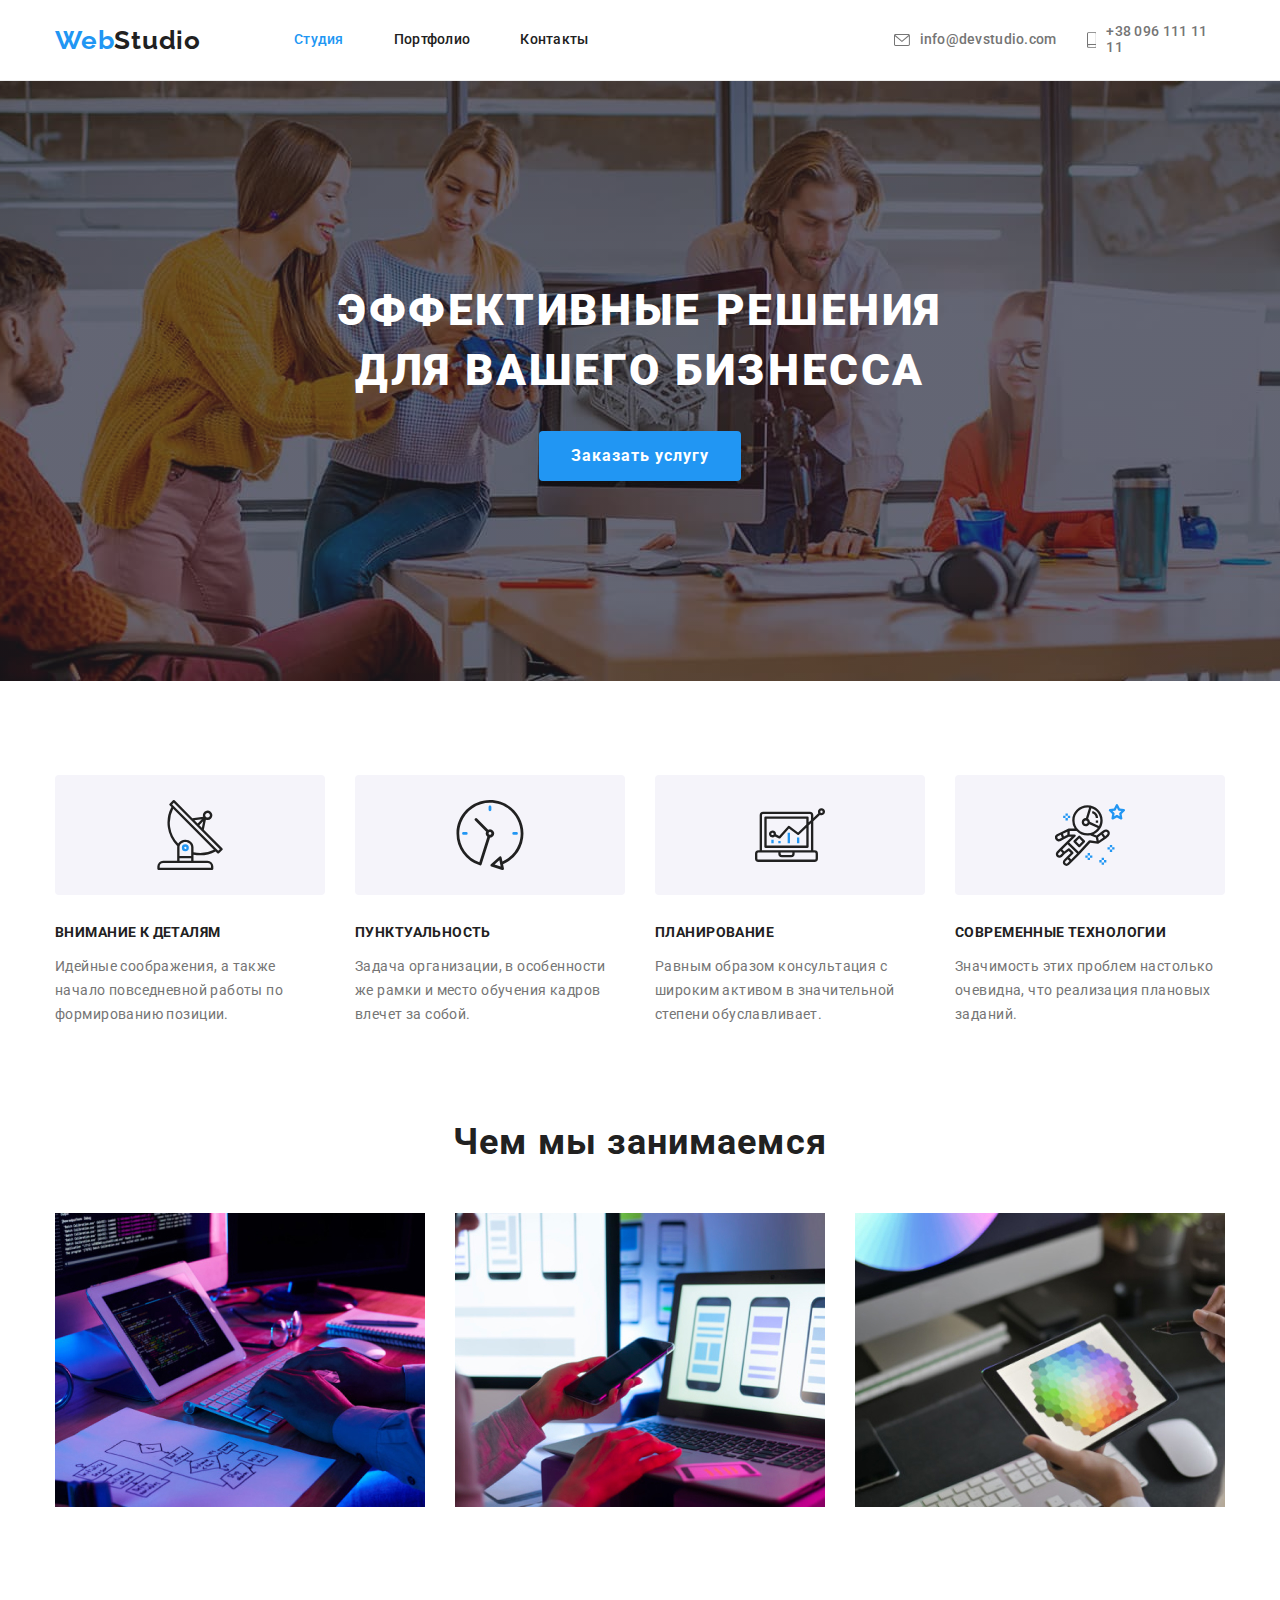
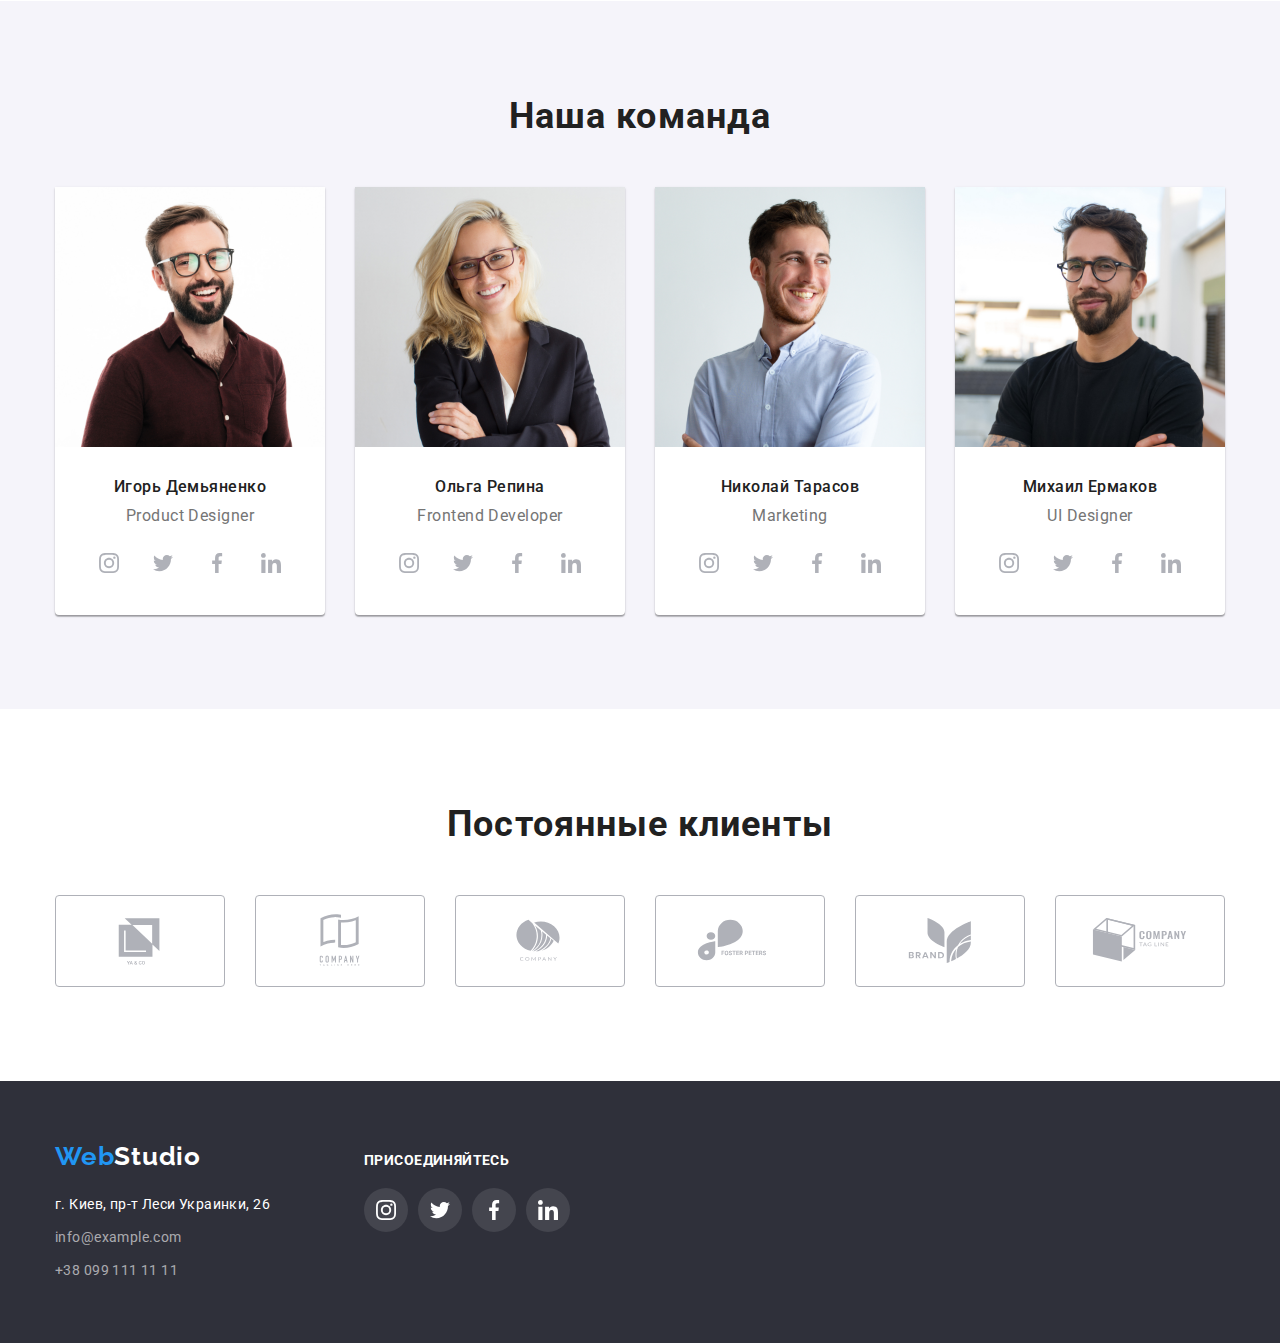
<file: index.html>
<!DOCTYPE html>
<html lang="ru">

<head>
    <meta charset="UTF-8" />
    <meta name="viewport" content="width=device-width, initial-scale=1.0" />
    <title>Document</title>
    <!-- Основные шрифты -->
    <link rel="preconnect" href="https://fonts.googleapis.com">
    <link rel="preconnect" href="https://fonts.gstatic.com" crossorigin>
    <link
        href="https://fonts.googleapis.com/css2?family=Raleway:wght@700&family=Roboto:wght@400;500;700;900&display=swap"
        rel="stylesheet" />
    <!-- Нормализация стилей -->
    <link rel="stylesheet" href="https://cdn.jsdelivr.net/npm/modern-normalize@1.1.0/modern-normalize.min.css" />
    <!-- Кастомные стили -->
    <link rel="stylesheet" href="./css/styles.css">
</head>

<body>
    <!-- Шапка страницы -->
    <header class="header">
        <div class="container header-container">
            <nav class="nav">
                <a lang="en" class="header-link link" href="./index.html"><span class="logo-web">Web</span><span
                        class="logo-studio-drc">Studio</span></a>
                <ul class="nav-list list">
                    <li class="nav-item"><a class="nav-link current link" href="./index.html">Студия</a></li>
                    <li class="nav-item"><a class="nav-link link" href="./portfolio.html">Портфолио</a></li>
                    <li class="nav-item"><a class="nav-link link" href="">Контакты</a></li>
                </ul>
            </nav>
            <div class="contacts-row">
                <ul class="contacts list">
                    <!-- Ссылка на адрес электронной почты  -->
                    <li class="header-contacts"><a class="contacts-address link" href="info@devstudio.com">
                            <svg class="icon" width="16" height="12">
                                <use href="./images/icons/icons.svg#envelope"></use>
                            </svg>
                            info@devstudio.com</a>
                    </li>

                    <!-- Ссылка на телефонный номер -->
                    <li class="header-contacts"><a class="contacts-address link" href="tel:+380961111111">
                            <svg class="icon" width="10" height="16">
                                <use href="./images/icons/icons.svg#smartphone"></use>
                            </svg>
                            +38 096 111 11
                            11</a>
                    </li>
                </ul>
            </div>
        </div>
    </header>
    <main>
        <!--Герой-->
        <section class="hero">
            <div class="container">
                <h1 class="hero-title">ЭФФЕКТИВНЫЕ РЕШЕНИЯ<br />ДЛЯ ВАШЕГО БИЗНЕССА</h1>
                <button class="hero-button main-btn" type="button">Заказать услугу</button>
            </div>
        </section>
        <!--Преимущества-->
        <section class="advantages section">
            <div class="container">
                <ul class="advantages-list list">
                    <li class="advantages-item">
                        <div class="icon-background">
                            <svg class="icon-adge" width="70" height="70">
                                <use href="./images/icons/icons.svg#icon-antenna"></use>
                            </svg>
                        </div>
                        <h3 class="advantages-title">Внимание к деталям</h3>
                        <p class="advantages-text">Идейные соображения, а также начало повседневной работы по
                            формированию
                            позиции.</p>
                    </li>
                    <li class="advantages-item">
                        <div class="icon-background">
                            <svg class="icon-adge" width="70" height="70">
                                <use href="./images/icons/icons.svg#icon-clock"></use>
                            </svg>
                        </div>
                        <h3 class="advantages-title">Пунктуальность</h3>
                        <p class="advantages-text">Задача организации, в особенности же рамки и место обучения кадров
                            влечет
                            за собой.</p>
                    </li>
                    <li class="advantages-item">
                        <div class="icon-background">
                            <svg class="icon-adge" width="70" height="70">
                                <use href="./images/icons/icons.svg#icon-diagram"></use>
                            </svg>
                        </div>
                        <h3 class="advantages-title">Планирование</h3>
                        <p class="advantages-text">Равным образом консультация с широким активом в значительной степени
                            обуславливает.</p>
                    </li>
                    <li class="advantages-item">
                        <div class="icon-background">
                            <svg class="icon-adge" width="70" height="70">
                                <use href="./images/icons/icons.svg#icon-astronaut"></use>
                            </svg>
                        </div>
                        <h3 class="advantages-title">Современные технологии</h3>
                        <p class="advantages-text">Значимость этих проблем настолько очевидна, что реализация плановых
                            заданий.</p>
                    </li>
                </ul>
            </div>
        </section>
        <!--Занятие-->
        <section class="our-work section">
            <div class="container">
                <h2 class="subtitle">Чем мы занимаемся</h2>
                <ul class="our-work-list list">
                    <li class="our-work-item">
                        <img src="./images/img1.jpg" alt="Разработка моб.приложений" width="370" height="294" />
                    </li>

                    <li class="our-work-item">
                        <img src="./images/img2.jpg" alt="Разработка моб.приложений" width="370" height="294" />
                    </li>

                    <li class="our-work-item">
                        <img src="./images/img3.jpg" alt="Разработка моб.приложений" width="370" height="294" />
                    </li>
                </ul>
            </div>
        </section>
        <!--Команда-->
        <section class="team section">
            <div class="container">
                <h2 class="subtitle">Наша команда</h2>
                <ul class="team-list list">
                    <li class="team-item">
                        <img src="./images/img4.jpg" alt="Игорь Демьяненко" width="270" />
                        <div class="caption-team">
                            <h3 class="team-title">Игорь Демьяненко</h3>
                            <p class="team-post" lang="en">Product Designer</p>
                            <ul class="socials list">
                                <li class="socials-item">
                                    <a class="socials-link socials-link-instagram link" href="" aria-label="Instagram">
                                        <svg class="socials-icon" width="20" height="20">
                                            <use href="./images/icons/icons.svg#instagram"></use>
                                        </svg>
                                    </a>
                                </li>
                                <li class="socials-item">
                                    <a class="socials-link socials-link-twitter link" href="" aria-label="Twitter">
                                        <svg class="socials-icon" width="20" height="20">
                                            <use href="./images/icons/icons.svg#twitter"></use>
                                        </svg>
                                    </a>
                                </li>
                                <li class="socials-item">
                                    <a class="socials-link socials-link-facebook link" href="" aria-label="Facebook">
                                        <svg class="socials-icon" width="20" height="20">
                                            <use href="./images/icons/icons.svg#facebook"></use>
                                        </svg>
                                    </a>
                                </li>
                                <li class="socials-item">
                                    <a class="socials-link socials-link-linkedin link" href="" aria-label="L inkedin">
                                        <svg class="socials-icon" width="20" height="20">
                                            <use href="./images/icons/icons.svg#linkedin"></use>
                                        </svg>
                                    </a>
                                </li>
                            </ul>
                        </div>
                    </li>
                    <li class="team-item">
                        <img src="./images/img5.jpg" alt="Ольга Репина" width="270" />
                        <div class="caption-team">
                            <h3 class="team-title">Ольга Репина</h3>
                            <p class="team-post" lang="en">Frontend Developer</p>
                            <ul class="socials list">
                                <li class="socials-item">
                                    <a class="socials-link socials-link-instagram link" href="" aria-label="Instagram">
                                        <svg class="socials-icon" width="20" height="20">
                                            <use href="./images/icons/icons.svg#instagram"></use>
                                        </svg>
                                    </a>
                                </li>
                                <li class="socials-item">
                                    <a class="socials-link socials-link-twitter link" href="" aria-label="Twitter">
                                        <svg class="socials-icon" width="20" height="20">
                                            <use href="./images/icons/icons.svg#twitter"></use>
                                        </svg>
                                    </a>
                                </li>
                                <li class="socials-item">
                                    <a class="socials-link socials-link-facebook link" href="" aria-label="Facebook">
                                        <svg class="socials-icon" width="20" height="20">
                                            <use href="./images/icons/icons.svg#facebook"></use>
                                        </svg>
                                    </a>
                                </li>
                                <li class="socials-item">
                                    <a class="socials-link socials-link-linkedin link" href="" aria-label="L inkedin">
                                        <svg class="socials-icon" width="20" height="20">
                                            <use href="./images/icons/icons.svg#linkedin"></use>
                                        </svg>
                                    </a>
                                </li>
                            </ul>
                        </div>
                    </li>
                    <li class="team-item">
                        <img src="./images/img6.jpg" alt="Николай Тарасов" width="270" />
                        <div class="caption-team">
                            <h3 class="team-title">Николай Тарасов</h3>
                            <p class="team-post" lang="en">Marketing</p>
                            <ul class="socials list">
                                <li class="socials-item">
                                    <a class="socials-link socials-link-instagram link" href="" aria-label="Instagram">
                                        <svg class="socials-icon" width="20" height="20">
                                            <use href="./images/icons/icons.svg#instagram"></use>
                                        </svg>
                                    </a>
                                </li>
                                <li class="socials-item">
                                    <a class="socials-link socials-link-twitter link" href="" aria-label="Twitter">
                                        <svg class="socials-icon" width="20" height="20">
                                            <use href="./images/icons/icons.svg#twitter"></use>
                                        </svg>
                                    </a>
                                </li>
                                <li class="socials-item">
                                    <a class="socials-link socials-link-facebook link" href="" aria-label="Facebook">
                                        <svg class="socials-icon" width="20" height="20">
                                            <use href="./images/icons/icons.svg#facebook"></use>
                                        </svg>
                                    </a>
                                </li>
                                <li class="socials-item">
                                    <a class="socials-link socials-link-linkedin link" href="" aria-label="L inkedin">
                                        <svg class="socials-icon" width="20" height="20">
                                            <use href="./images/icons/icons.svg#linkedin"></use>
                                        </svg>
                                    </a>
                                </li>
                            </ul>
                        </div>
                    </li>
                    <li class="team-item">
                        <img src="./images/img7.jpg" alt="Михаил Ермаков" width="270" />
                        <div class="caption-team">
                            <h3 class="team-title">Михаил Ермаков</h3>
                            <p class="team-post" lang="en">UI Designer</p>
                            <ul class="socials list">
                                <li class="socials-item">
                                    <a class="socials-link socials-link-instagram link" href="" aria-label="Instagram">
                                        <svg class="socials-icon" width="20" height="20">
                                            <use href="./images/icons/icons.svg#instagram"></use>
                                        </svg>
                                    </a>
                                </li>
                                <li class="socials-item">
                                    <a class="socials-link socials-link-twitter link" href="" aria-label="Twitter">
                                        <svg class="socials-icon" width="20" height="20">
                                            <use href="./images/icons/icons.svg#twitter"></use>
                                        </svg>
                                    </a>
                                </li>
                                <li class="socials-item">
                                    <a class="socials-link socials-link-facebook link" href="" aria-label="Facebook">
                                        <svg class="socials-icon" width="20" height="20">
                                            <use href="./images/icons/icons.svg#facebook"></use>
                                        </svg>
                                    </a>
                                </li>
                                <li class="socials-item">
                                    <a class="socials-link socials-link-linkedin link" href="" aria-label="L inkedin">
                                        <svg class="socials-icon" width="20" height="20">
                                            <use href="./images/icons/icons.svg#linkedin"></use>
                                        </svg>
                                    </a>
                                </li>
                            </ul>
                        </div>
                    </li>
                </ul>
            </div>
        </section>
        <!-- Постоянные клиенты -->
        <section class="clients section">
            <div class="container">
                <h2 class="subtitle">Постоянные клиенты</h2>
                <ul class="clients-list list">
                    <li class="clients-item">
                        <a class="clients-link link" href="">
                            <svg class="clients-logo" width="106" height="60">
                                <use href="./images/icons/icons.svg#icon-yaco"></use>
                            </svg>
                        </a>
                    </li>
                    <li class="clients-item">
                        <a class="clients-link link" href="">
                            <svg class="clients-logo" width="106" height="60">
                                <use href="./images/icons/icons.svg#icon-taglinehere"></use>
                            </svg>
                        </a>
                    </li>
                    <li class="clients-item">
                        <a class="clients-link link" href="">
                            <svg class="clients-logo" width="106" height="60">
                                <use href="./images/icons/icons.svg#icon-company"></use>
                            </svg>
                        </a>
                    </li>
                    <li class="clients-item">
                        <a class="clients-link link" href="">
                            <svg class="clients-logo" width="106" height="60">
                                <use href="./images/icons/icons.svg#icon-foster"></use>
                            </svg>
                        </a>
                    </li>
                    <li class="clients-item">
                        <a class="clients-link link" href="">
                            <svg class="clients-logo" width="106" height="60">
                                <use href="./images/icons/icons.svg#icon-brand"></use>
                            </svg>
                        </a>
                    </li>
                    <li class="clients-item">
                        <a class="clients-link link" href="">
                            <svg class="clients-logo" width="106" height="60">
                                <use href="./images/icons/icons.svg#icon-tagline"></use>
                            </svg>
                        </a>
                    </li>
                </ul>
            </div>
        </section>
    </main>
    <!--Футер-->
    <footer class="footer">
        <div class="container footer-flex">
            <div class="footer-contacts">
                <a lang="en" class="header-link link" href="./index.html"><span class="logo-web">Web</span><span
                        class="logo-studio-wt">Studio</span></a>
                <address class="address">
                    <ul class="address-list list">
                        <!-- Адрес  -->
                        <!-- <div></div> -->
                        <li class="address-item link">
                            <a class="address-contacts link"
                                href="https://www.google.com.ua/maps/place/%D0%B1%D1%83%D0%BB.+%D0%9B%D0%B5%D1%81%D0%B8+%D0%A3%D0%BA%D1%80%D0%B0%D0%B8%D0%BD%D0%BA%D0%B8,+26,+%D0%9A%D0%B8%D0%B5%D0%B2,+02000/@50.4265807,30.5361971,17z/data=!3m1!4b1!4m5!3m4!1s0x40d4cf0e033ecbe9:0x57a4dffefec77da0!8m2!3d50.4265807!4d30.5383858?hl=ru"
                                target="_blank" rel="noreferrer noopener"> г. Киев, пр-т Леси Украинки, 26</a>
                        </li>
                        <!-- Ссылка на адрес электронной почты  -->
                        <li class="address-item link">
                            <a class="address-footer link" href="info@example.com">info@example.com</a>
                        </li>
                        <!-- Ссылка на телефонный номер  -->
                        <li class="address-item link">
                            <a class="address-footer link" href="tel:+380991111111">+38 099 111 11 11</a>
                        </li>
                    </ul>
                </address>
            </div>
            <div class="footer-social">
                <p class="footer-so-text">ПРИСОЕДИНЯЙТЕСЬ</p>
                <ul class="footer-social-list list">
                    <li class="footer-socials-item">
                        <a class="socials-link socials-link-instagram link" href="" aria-label="Instagram">
                            <svg class="footer-socials-icon" width="20" height="20">
                                <use href="./images/icons/icons.svg#instagram"></use>
                            </svg>
                        </a>
                    </li>
                    <li class="footer-socials-item">
                        <a class="socials-link socials-link-twitter link" href="" aria-label="Twitter">
                            <svg class="footer-socials-icon" width="20" height="20">
                                <use href="./images/icons/icons.svg#twitter"></use>
                            </svg>
                        </a>
                    </li>
                    <li class="footer-socials-item">
                        <a class="socials-link socials-link-facebook link" href="" aria-label="Facebook">
                            <svg class="footer-socials-icon" width="20" height="20">
                                <use href="./images/icons/icons.svg#facebook"></use>
                            </svg>
                        </a>
                    </li>
                    <li class="footer-socials-item">
                        <a class="socials-link socials-link-linkedin link" href="" aria-label="L inkedin">
                            <svg class="footer-socials-icon" width="20" height="20">
                                <use href="./images/icons/icons.svg#linkedin"></use>
                            </svg>
                        </a>
                    </li>
                </ul>
            </div>
        </div>
    </footer>
</body>

</html>
</file>
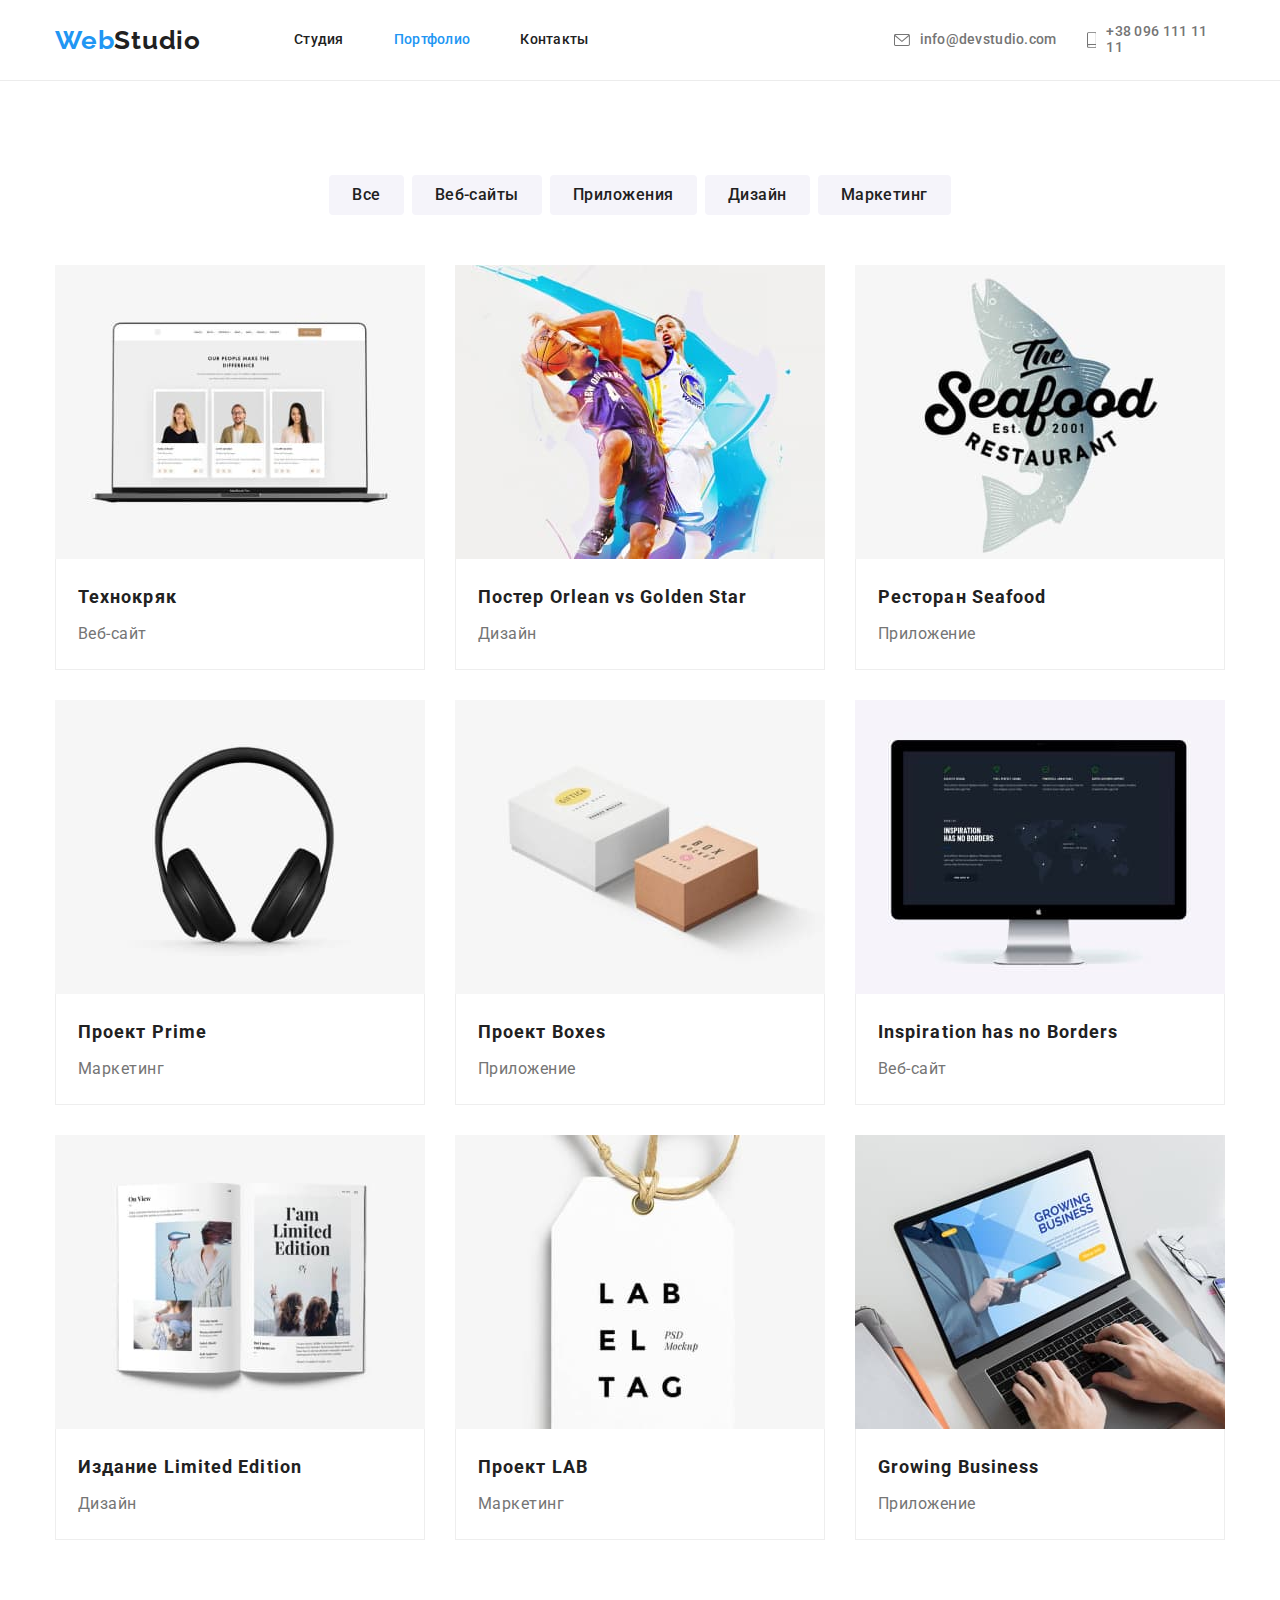
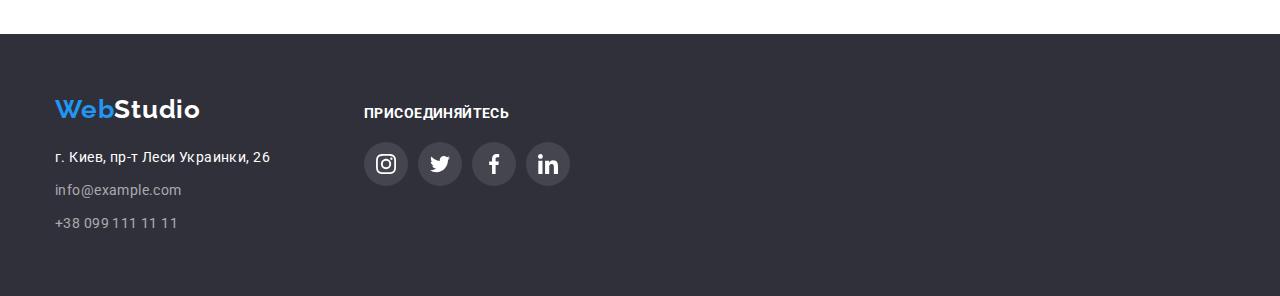
<file: portfolio.html>
<!DOCTYPE html>
<html lang="ru">

<head>
    <meta charset="UTF-8" />
    <meta name="viewport" content="width=device-width, initial-scale=1.0" />
    <title>Document</title>
    <!-- Основные шрифты -->
    <link rel="preconnect" href="https://fonts.googleapis.com">
    <link rel="preconnect" href="https://fonts.gstatic.com" crossorigin>
    <link
        href="https://fonts.googleapis.com/css2?family=Raleway:wght@700&family=Roboto:wght@400;500;700;900&display=swap"
        rel="stylesheet">
    <!-- Нормализация стилей -->
    <link rel="stylesheet" href="https://cdn.jsdelivr.net/npm/modern-normalize@1.1.0/modern-normalize.min.css" />
    <!-- Кастомные стили -->
    <link rel="stylesheet" href="./css/styles.css">
</head>

<body>
    <!-- Шапка страницы -->
    <header class="header">
        <div class="container header-container">
            <nav class="nav">
                <a lang="en" class="header-link link" href="./index.html"><span class="logo-web">Web</span><span
                        class="logo-studio-drc">Studio</span></a>
                <ul class="nav-list list">
                    <li class="nav-item"><a class="nav-link link" href="./index.html">Студия</a></li>
                    <li class="nav-item"><a class="nav-link current link" href="./portfolio.html">Портфолио</a></li>
                    <li class="nav-item"><a class="nav-link link" href="">Контакты</a></li>
                </ul>
            </nav>
            <div class="contacts-row">
                <ul class="contacts list">
                    <!-- Ссылка на адрес электронной почты  -->
                    <li class="header-contacts"><a class="contacts-address link" href="info@devstudio.com">
                            <svg class="icon" width="16" height="12">
                                <use href="./images/icons/icons.svg#envelope"></use>
                            </svg>
                            info@devstudio.com</a>
                    </li>

                    <!-- Ссылка на телефонный номер -->
                    <li class="header-contacts"><a class="contacts-address link" href="tel:+380961111111">
                            <svg class="icon" width="10" height="16">
                                <use href="./images/icons/icons.svg#smartphone"></use>
                            </svg>
                            +38 096 111 11
                            11</a>
                    </li>
                </ul>
            </div>
        </div>
    </header>
    <main>

        <!-- Портфолио -->
        <section class="portfolio">
            <div class="container">
                <!-- Портфолио кнопки -->
                <ul class="portf-buttons list">
                    <li class="portfolio-filters">
                        <button class="button-portfolio main-btn">Все</button>
                    </li>
                    <li class="portfolio-filters">
                        <button class="button-portfolio main-btn">Веб-сайты</button>
                    </li>
                    <li class="portfolio-filters">
                        <button class="button-portfolio main-btn">Приложения</button>
                    </li>
                    <li class="portfolio-filters">
                        <button class="button-portfolio main-btn">Дизайн</button>
                    </li>
                    <li class="portfolio-filters">
                        <button class="button-portfolio main-btn">Маркетинг</button>
                    </li>
                </ul>
                <!-- Продукты -->
                <ul class="products list">
                    <li class="products-link">
                        <a class="portfolio-products link" href=""> <img src="./images/portfolio/tehno.jpg"
                                alt="Tehnokriak" width="370" height="294">
                            <div class="caption-pic">
                                <h3 class="products-name">Технокряк</h3>
                                <p class="products-type">Веб-сайт</p>
                            </div>
                        </a>
                    </li>
                    <li class="products-link link">
                        <a class="portfolio-products link" href=""> <img src="./images/portfolio/poster.jpg"
                                alt="Poster" width="370" height="294">
                            <div class="caption-pic">
                                <h3 class="products-name">Постер <span lang="en">Orlean vs Golden Star</span></h3>
                                <p class="products-type">Дизайн</p>
                            </div>
                        </a>
                    </li>
                    <li class="products-link link">
                        <a class="portfolio-products link" href=""> <img src="./images/portfolio/seafood.jpg"
                                alt="Seafood restoran" width="370" height="294">
                            <div class="caption-pic">
                                <h3 class="products-name">Ресторан <span lang="en">Seafood</span></h3>
                                <p class="products-type">Приложение</p>
                            </div>
                        </a>
                    </li>
                    <li class="products-link link">
                        <a class="portfolio-products link" href=""> <img src="./images/portfolio/prime.jpg"
                                alt="Proect Prime" width="370" height="294">
                            <div class="caption-pic">
                                <h3 class="products-name">Проект <span lang="en">Prime</span></h3>
                                <p class="products-type">Маркетинг</p>
                            </div>
                        </a>
                    </li>
                    <li class="products-link link">
                        <a class="portfolio-products link" href=""> <img src="./images/portfolio/boxes.jpg"
                                alt="Project Boxes" width="370" height="294">
                            <div class="caption-pic">
                                <h3 class="products-name">Проект <span lang="en">Boxes</span></h3>
                                <p class="products-type">Приложение</p>
                            </div>
                        </a>
                    </li>
                    <li class="products-link link">
                        <a class="portfolio-products link" href=""> <img src="./images/portfolio/inspiration.jpg"
                                alt="Inspiration" width="370" height="294">
                            <div class="caption-pic">
                                <h3 class="products-name"><span lang="en">Inspiration has no Borders</span></h3>
                                <p class="products-type">Веб-сайт</p>
                            </div>
                        </a>
                    </li>
                    <li class="products-link link">
                        <a class="portfolio-products link" href=""> <img src="./images/portfolio/edition.jpg"
                                alt="Limited Edition" width="370" height="294">
                            <div class="caption-pic">
                                <h3 class="products-name">Издание <span lang="en">Limited Edition</span></h3>
                                <p class="products-type">Дизайн</p>
                            </div>
                        </a>
                    </li>
                    <li class="products-link link">
                        <a class="portfolio-products link" href=""> <img src="./images/portfolio/lab.jpg"
                                alt="Project LAB" width="370" height="294">
                            <div class="caption-pic">
                                <h3 class="products-name">Проект <span lang="en">LAB</span></h3>
                                <p class="products-type">Маркетинг</p>
                            </div>
                        </a>
                    </li>
                    <li class="products-link link">
                        <a class="portfolio-products link" href=""> <img src="./images/portfolio/business.jpg"
                                alt="Growing Business" width="370" height="294">
                            <div class="caption-pic">
                                <h3 class="products-name"><span lang="en">Growing Business</span></h3>
                                <p class="products-type">Приложение</p>
                            </div>
                        </a>
                    </li>
                </ul>
            </div>
        </section>
    </main>
    <!--Футер-->
    <footer class="footer">
        <div class="container footer-flex">
            <div class="footer-contacts">
                <a lang="en" class="header-link link" href="./index.html"><span class="logo-web">Web</span><span
                        class="logo-studio-wt">Studio</span></a>
                <address class="address">
                    <ul class="address-list list">
                        <!-- Адрес  -->
                        <li class="address-item link">
                            <a class="address-contacts link"
                                href="https://www.google.com.ua/maps/place/%D0%B1%D1%83%D0%BB.+%D0%9B%D0%B5%D1%81%D0%B8+%D0%A3%D0%BA%D1%80%D0%B0%D0%B8%D0%BD%D0%BA%D0%B8,+26,+%D0%9A%D0%B8%D0%B5%D0%B2,+02000/@50.4265807,30.5361971,17z/data=!3m1!4b1!4m5!3m4!1s0x40d4cf0e033ecbe9:0x57a4dffefec77da0!8m2!3d50.4265807!4d30.5383858?hl=ru"
                                target="_blank" rel="noreferrer noopener"> г. Киев, пр-т Леси Украинки, 26</a>
                        </li>
                        <!-- Ссылка на адрес электронной почты  -->
                        <li class="address-item link">
                            <a class="address-footer link" href="info@example.com">info@example.com</a>
                        </li>
                        <!-- Ссылка на телефонный номер  -->
                        <li class="address-item link">
                            <a class="address-footer link" href="tel:+380991111111">+38 099 111 11 11</a>
                        </li>
                    </ul>
                </address>
            </div>
            <div class="footer-social">
                <p class="footer-so-text">ПРИСОЕДИНЯЙТЕСЬ</p>
                <ul class="footer-social-list list">
                    <li class="footer-socials-item">
                        <a class="socials-link socials-link-instagram link" href="" aria-label="Instagram">
                            <svg class="footer-socials-icon" width="20" height="20">
                                <use href="./images/icons/icons.svg#instagram"></use>
                            </svg>
                        </a>
                    </li>
                    <li class="footer-socials-item">
                        <a class="socials-link socials-link-twitter link" href="" aria-label="Twitter">
                            <svg class="footer-socials-icon" width="20" height="20">
                                <use href="./images/icons/icons.svg#twitter"></use>
                            </svg>
                        </a>
                    </li>
                    <li class="footer-socials-item">
                        <a class="socials-link socials-link-facebook link" href="" aria-label="Facebook">
                            <svg class="footer-socials-icon" width="20" height="20">
                                <use href="./images/icons/icons.svg#facebook"></use>
                            </svg>
                        </a>
                    </li>
                    <li class="footer-socials-item">
                        <a class="socials-link socials-link-linkedin link" href="" aria-label="L inkedin">
                            <svg class="footer-socials-icon" width="20" height="20">
                                <use href="./images/icons/icons.svg#linkedin"></use>
                            </svg>
                        </a>
                    </li>
                </ul>
            </div>
        </div>
    </footer>
</body>

</html>
</file>
<file: css/styles.css>
:root {
  /* Основные шрифты */
  --main-font: Roboto;
  --secondary-font: Raleway;
  /* Цвет текста */
  --primary-txt: #212121;
  --secondary-txt: #757575;
  --accent-txt: #2196f3;
  --white-txt: #ffffff;
  --icon-color: #AFB1B8;
  /* Цвет фона */
  --primary-light-bg: #e5e5e5;
  --header-bg: #ffffff;
  --secondary-light-bg: #f5f4fa;
  --primary-dark-bg: #2f303a;
  --button-bg: #2196f3;
}

body {
  font-family: var(--main-font);
  font-weight: 400px;
  font-size: 14px;
  line-height: 1.71;
  letter-spacing: 0.03em;
  color: var(--secondary-txt);
}

h1,
h2,
h3,
h4,
p {
  margin-top: 0;
}

h1:last-child,
h2:last-child,
h3:last-child,
h4:last-child,
p:last-child {
  margin-bottom: 0;
}

.list {
  padding-left: 0;
  margin-top: 0;
  margin-bottom: 0;
  list-style: none;
}

.link {
  text-decoration: none;
}

.section {
  padding-top: 94px;
  padding-bottom: 94px;
}

.container {
  width: 1200px;
  margin-left: auto;
  margin-right: auto;
  padding-left: 15px;
  padding-right: 15px;
}

.hero {
  text-align: center;
  padding-top: 200px;
  padding-bottom: 200px;
  max-width: 1600px;
  height: 600px;
  margin-left: auto;
  margin-right: auto;
  background-image: linear-gradient(to right, rgba(47, 48, 58, 0.4), rgba(47, 48, 58, 0.4)), url(../images/hero/bg-hero.jpg);
  background-position: center;
  background-size: contain;
  background-repeat: no-repeat;
  background-size: cover;
}

.hero-title {
  font-family: var(--main-font);
  font-weight: 900;
  font-size: 44px;
  line-height: 1.36;
  text-align: center;
  letter-spacing: 0.06em;
  text-transform: uppercase;
  color: var(--white-txt);
  margin-bottom: 30px;
}

.subtitle {
  font-family: var(--main-font);
  font-weight: 700;
  font-size: 36px;
  line-height: 1.17;
  text-align: center;
  letter-spacing: 0.03em;
  color: var(--primary-txt);
  margin-bottom: 50px;
}

.logo-web {
  color: var(--accent-txt);
}


.logo-studio-wt {
  color: var(--white-txt);
}

img {
  display: block;
}

.header {
  display: flex;
  align-items: center;
  border-bottom: 1px solid #ececec;
}

.contacts {
  display: flex;
  align-items: center;
  margin-left: auto;
}

.header-link {
  font-family: var(--secondary-font);
  font-weight: 700;
  font-size: 26px;
  line-height: 1.19;
  letter-spacing: 0.03em;
  color: var(--primary-txt);
  margin-right: 93px;
}

.header-container {
  display: flex;
  align-items: center;
}

.header-contacts {
  margin-right: 50px;
}

.header-contacts:last-child {
  margin-right: 0;
}

.nav {
  display: flex;
  align-items: center;
}

.nav-link {
  display: block;

  font-weight: 500;
  font-size: 14px;
  line-height: 1.14;
  letter-spacing: 0.02em;
  color: var(--primary-txt);
  padding-top: 32px;
  padding-bottom: 32px;
}

.nav-item {
  margin-right: 50px;
}

.nav-item:last-child {
  margin: 0;
}

.nav-list {
  display: flex;
  align-items: center;
}

.nav-link:hover,
.nav-link:focus {
  color: var(--accent-txt);
}

.current {
  color: var(--accent-txt);
}

.contacts-address {
  font-family: var(--main-font);
  font-weight: 500;
  font-size: 14px;
  line-height: 1.14;
  letter-spacing: 0.02em;
  color: var(--secondary-txt);
}

.contacts-address:hover,
.contacts-address:focus {
  color: var(--accent-txt);
}

.hero-button:hover,
.hero-button:focus {
  background-color: #188ce8;
}

.contacts-row .list {
  display: flex;
  align-items: center;
  margin-left: 305px;
}

.contacts-row .header-contacts:not(:last-child) {
  margin-right: 30px;
}

.contacts-row .link {
  display: flex;
  align-items: center;
  color: var(--secondary-txt);
}

.contacts-row .icon {
  margin-right: 10px;
  fill: currentColor;
}

.contacts-row .link:hover,
.contacts-row .link:focus {
  color: var(--accent-txt);
}

/* Герой */

.main-btn {
  cursor: pointer;
  text-align: center;
}

.hero-button {
  font-family: var(--main-font);
  font-weight: 700;
  font-size: 16px;
  line-height: 1.88;
  letter-spacing: 0.06em;
  color: var(--white-txt);
  background: var(--button-bg);
  box-shadow: 0px 4px 4px rgba(0, 0, 0, 0.15);
  border-radius: 4px;
  padding: 10px 32px;
  border: none;
}

.button-portfolio {
  font-family: var(--main-font);
  font-weight: 500;
  font-size: 16px;
  line-height: 1.63;
  text-align: center;
  letter-spacing: 0.03em;
  color: #212121;
  padding: 6px 22px;
}

/* Преимущества */

.advantages-list {
  display: flex;
}

.advantages-title {
  font-family: var(--main-font);
  font-weight: 700;
  font-size: 14px;
  line-height: 1.14;
  letter-spacing: 0.03em;
  text-transform: uppercase;
  color: var(--primary-txt);
}

.advantages-text {
  font-family: var(--main-font);
  font-weight: 400;
  font-size: 14px;
  line-height: 1.71;
  letter-spacing: 0.03em;
  color: var(--secondary-txt);
}

.advantages-item {
  width: 270px;
  margin-right: 30px;
}

.advantages-item:last-child {
  margin-right: 0;
}

.icon-background {
  height: 120px;
  background-color: var(--secondary-light-bg);
  margin-bottom: 30px;
  display: flex;
  align-items: center;
  justify-content: center;
  border-radius: 4px;
}

/* Занятие */

.our-work-list {
  display: flex;
  align-items: center;
}

.our-work-item {
  margin-right: 30px;
}

.our-work-item:last-child {
  margin-right: 0;
}

.our-work.section {
  padding-top: 0;
}

/* Команда */
.team {
  background-color: var(--secondary-light-bg);
}

.team-title {
  font-family: var(--main-font);
  font-weight: 500;
  font-size: 16px;
  line-height: 1.19;
  text-align: center;
  letter-spacing: 0.03em;
  color: var(--primary-txt);
  margin-bottom: 10px;
}

.team-post {
  font-family: Roboto;
  font-weight: 400;
  font-size: 16px;
  line-height: 1.19;
  letter-spacing: 0.03em;
  color: var(--secondary-txt);
}

.team-list {
  display: flex;
  flex-wrap: wrap;
  align-items: center;
}

.team-item {
  margin-right: 30px;
  text-align: center;
  background-color: var(--header-bg);
  box-shadow: 0px 1px 3px rgba(0, 0, 0, 0.12),
    0px 1px 1px rgba(0, 0, 0, 0.14),
    0px 2px 1px rgba(0, 0, 0, 0.2);
  border-radius: 0px 0px 4px 4px;
}

.team-item:last-child {
  margin-right: 0;
}

.caption-team {
  padding-top: 30px;
  padding-bottom: 30px;
}

.socials {
  display: flex;
  justify-content: center;
}

.socials-item:not(:last-child) {
  margin-right: 10px;
}

.socials-link {
  display: flex;
  width: 100%;
  align-items: center;
  justify-content: center;
  fill: var(--icon-color);
}

.socials-item {
  display: flex;
  justify-content: center;
  align-items: center;
  width: 44px;
  height: 44px;
  padding: 0px;
  border: none;

  background-color: var(--header-bg);
  border-radius: 50%;

  background-repeat: no-repeat;
  background-size: 20px;
  background-position: center;
  color: var(--icon-color);
}

.socials-icon {
  fill: var(--icon-color);
}

.socials-link:hover,
.socials-link:focus {
  background-color: var(--button-bg);
}

.socials-link:hover .socials-icon,
.socials-link:focus .socials-icon {
  fill: var(--header-bg);
}

/* Постоянные клиенты */

.clients-list {
  display: flex;
}

.clients-item {
  display: flex;
  align-items: center;
  justify-content: center;
  box-sizing: border-box;
  cursor: pointer;
}

.clients-item:not(:last-child) {
  margin-right: 30px;
}

.clients-link {
  display: flex;
  width: 170px;
  height: 92px;
  justify-content: center;
  align-items: center;
  color: var(--icon-color);
  border: 1px solid var(--icon-color);
  border-radius: 4px;
  cursor: pointer;
}

.clients-logo {
  width: 106px;
  height: 60px;
  fill: currentColor;
}

.clients-link:hover,
.clients-link:focus {
  color: var(--button-bg);
  border: 1px solid var(--button-bg);
}


/* Футер */

.footer-flex {
  display: flex;
  align-items: baseline;
}

address {
  font-style: normal;
  margin-top: 20px;
}

.footer {
  padding-top: 60px;
  padding-bottom: 60px;
  background: var(--primary-dark-bg);
}


.address-contacts:hover,
.address-contacts:focus {
color: var(--accent-txt);
}

.address-footer:hover,
.address-footer:focus {
  color: var(--accent-txt);
}

.address-contacts {
  font-family: var(--main-font);
  font-weight: normal;
  font-size: 14px;
  line-height: 1.71;
  letter-spacing: 0.03em;
  color: var(--white-txt);
  margin-top: 20px;
}

.address-item {
  margin-top: 9px;
}

.address-item:first-child {
  margin-top: 0;
}

.address-footer {
  font-family: var(--main-font);
  font-weight: 400;
  font-size: 14px;
  line-height: 1.71;
  letter-spacing: 0.03em;
  color: rgba(255, 255, 255, 0.6);
}

.footer-so-text {
  font-family: Roboto;
  font-style: normal;
  font-weight: 700;
  font-size: 14px;
  line-height: 1.16;
  letter-spacing: 0.03em;
  text-transform: uppercase;
  color: #ffffff;
  margin-bottom: 20px;
}

.footer-social {
  margin-left: 70px;
}

.footer-social-list {
  display: flex;
  justify-content: center;
}

.footer-socials-item:not(:last-child) {
  margin-right: 10px;
}

.socials-link {
  width: 44px;
  height: 44px;
  display: flex;
  background-color: rgba(255, 255, 255, 0.1);
  border-radius: 50%;
  justify-content: center;
  align-items: center;
}

.footer-socials-icon {
  width: 20px;
  height: 20px;
  fill: #ffffff;
}

/* Портфолио кнопки */
.button-portfolio:hover,
.button-portfolio:focus {
  color: var(--white-txt);
  background-color: var(--button-bg);
  box-shadow: 0px 3px 1px rgba(0, 0, 0, 0.1), 0px 1px 2px rgba(0, 0, 0, 0.08), 0px 2px 2px rgba(0, 0, 0, 0.12);
}

.button-portfolio {
  display: inline-block;
  border: 1px solid transparent;
  font-family: var(--main-font);
  font-weight: 500;
  font-size: 16px;
  line-height: 1.63;
  text-align: center;
  letter-spacing: 0.03em;
  color: var(--primary-txt);
  background: var(--secondary-light-bg);
  border-radius: 4px;
}

.portf-buttons {
  display: flex;
  align-items: center;
  justify-content: center;
}

.portfolio-filters {
  margin-right: 8px;
}

.portfolio-filters:last-child {
  margin-right: 0;
}

.portfolio {
  padding-top: 94px;
  padding-bottom: 94px;
}

/* Продукты */

.products {
  display: flex;
  flex-wrap: wrap;
  align-items: center;
  margin-top: 50px;
}

.products-name {
  margin-bottom: 4px;

  font-family: var(--main-font);
  font-weight: 700;
  font-size: 18px;
  line-height: 2;
  letter-spacing: 0.06em;
  color: var(--primary-txt);
}

.products-type {
  font-family: var(--main-font);
  font-weight: 400;
  font-size: 16px;
  line-height: 1.88;
  letter-spacing: 0.03em;
  color: var(--secondary-txt);
}

.products-link {
  margin-right: 30px;
  margin-bottom: 30px;
}

.products-link:nth-child(3n) {
  margin-right: 0;
}

.products-link:nth-last-child(-n + 3) {
  margin-bottom: 0;
}

.caption-pic {
  padding: 20px 22px;
  border-right: 1px solid #eeeeee;
  border-bottom: 1px solid #eeeeee;
  border-left: 1px solid #eeeeee;
}

.portfolio-products {
display: block;
}
 

.portfolio-products:hover,
.portfolio-products:focus {
  box-shadow: 0px 1px 1px rgba(0, 0, 0, 0.12),
    0px 4px 4px rgba(0, 0, 0, 0.06),
    1px 4px 6px rgba(0, 0, 0, 0.16);
}
</file>
